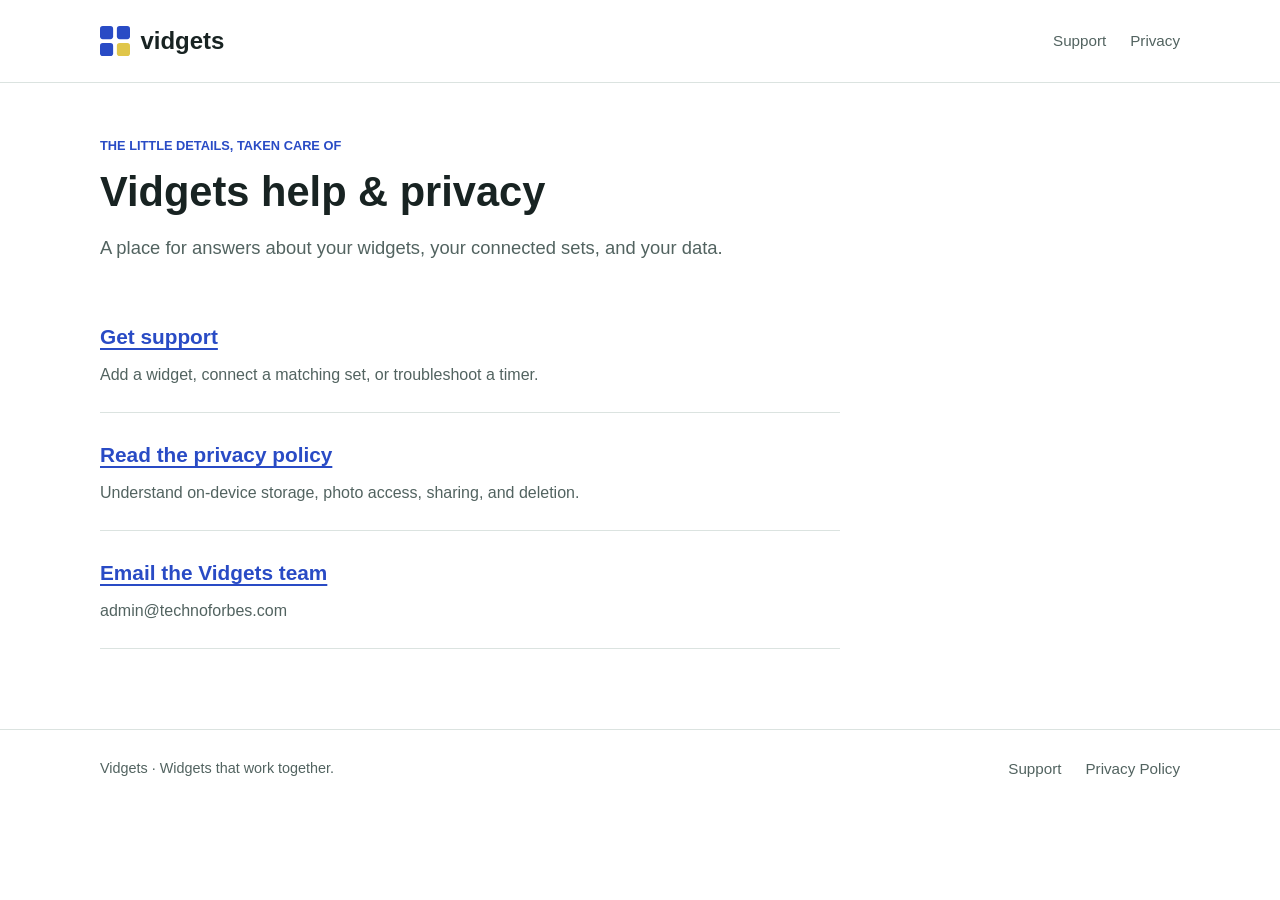
<file: index.html>
<!doctype html>
<html lang="en">
<head>
  <meta charset="utf-8">
  <meta name="viewport" content="width=device-width, initial-scale=1">
  <meta name="description" content="Official Vidgets support and privacy information. Get help with Home Screen widgets and connected sets.">
  <meta name="referrer" content="no-referrer">
  <title>Vidgets | Support &amp; Privacy</title>
  <link rel="icon" type="image/svg+xml" href="assets/mark.svg">
  <link rel="stylesheet" href="assets/styles.css">
</head>
<body>
  <a class="skip" href="#main">Skip to content</a>
  <header class="site-header"><div class="wrap header-inner">
    <a class="brand" href="index.html" aria-label="Vidgets home"><img src="assets/mark.svg" alt="" width="30" height="30">vidgets</a>
    <nav aria-label="Main navigation"><a href="support.html">Support</a><a href="privacy.html">Privacy</a></nav>
  </div></header>
  <main id="main" class="wrap">
    <p class="eyebrow">The little details, taken care of</p>
    <h1>Vidgets help &amp; privacy</h1>
    <p class="lede">A place for answers about your widgets, your connected sets, and your data.</p>
    <ul class="link-list">
      <li><a href="support.html">Get support</a><p>Add a widget, connect a matching set, or troubleshoot a timer.</p></li>
      <li><a href="privacy.html">Read the privacy policy</a><p>Understand on-device storage, photo access, sharing, and deletion.</p></li>
      <li><a href="mailto:admin@technoforbes.com?subject=Vidgets%20support">Email the Vidgets team</a><p>admin@technoforbes.com</p></li>
    </ul>
  </main>
  <footer class="site-footer"><div class="wrap footer-inner"><p>Vidgets &middot; Widgets that work together.</p><nav aria-label="Footer"><a href="support.html">Support</a><a href="privacy.html">Privacy Policy</a></nav></div></footer>
</body>
</html>
</file>
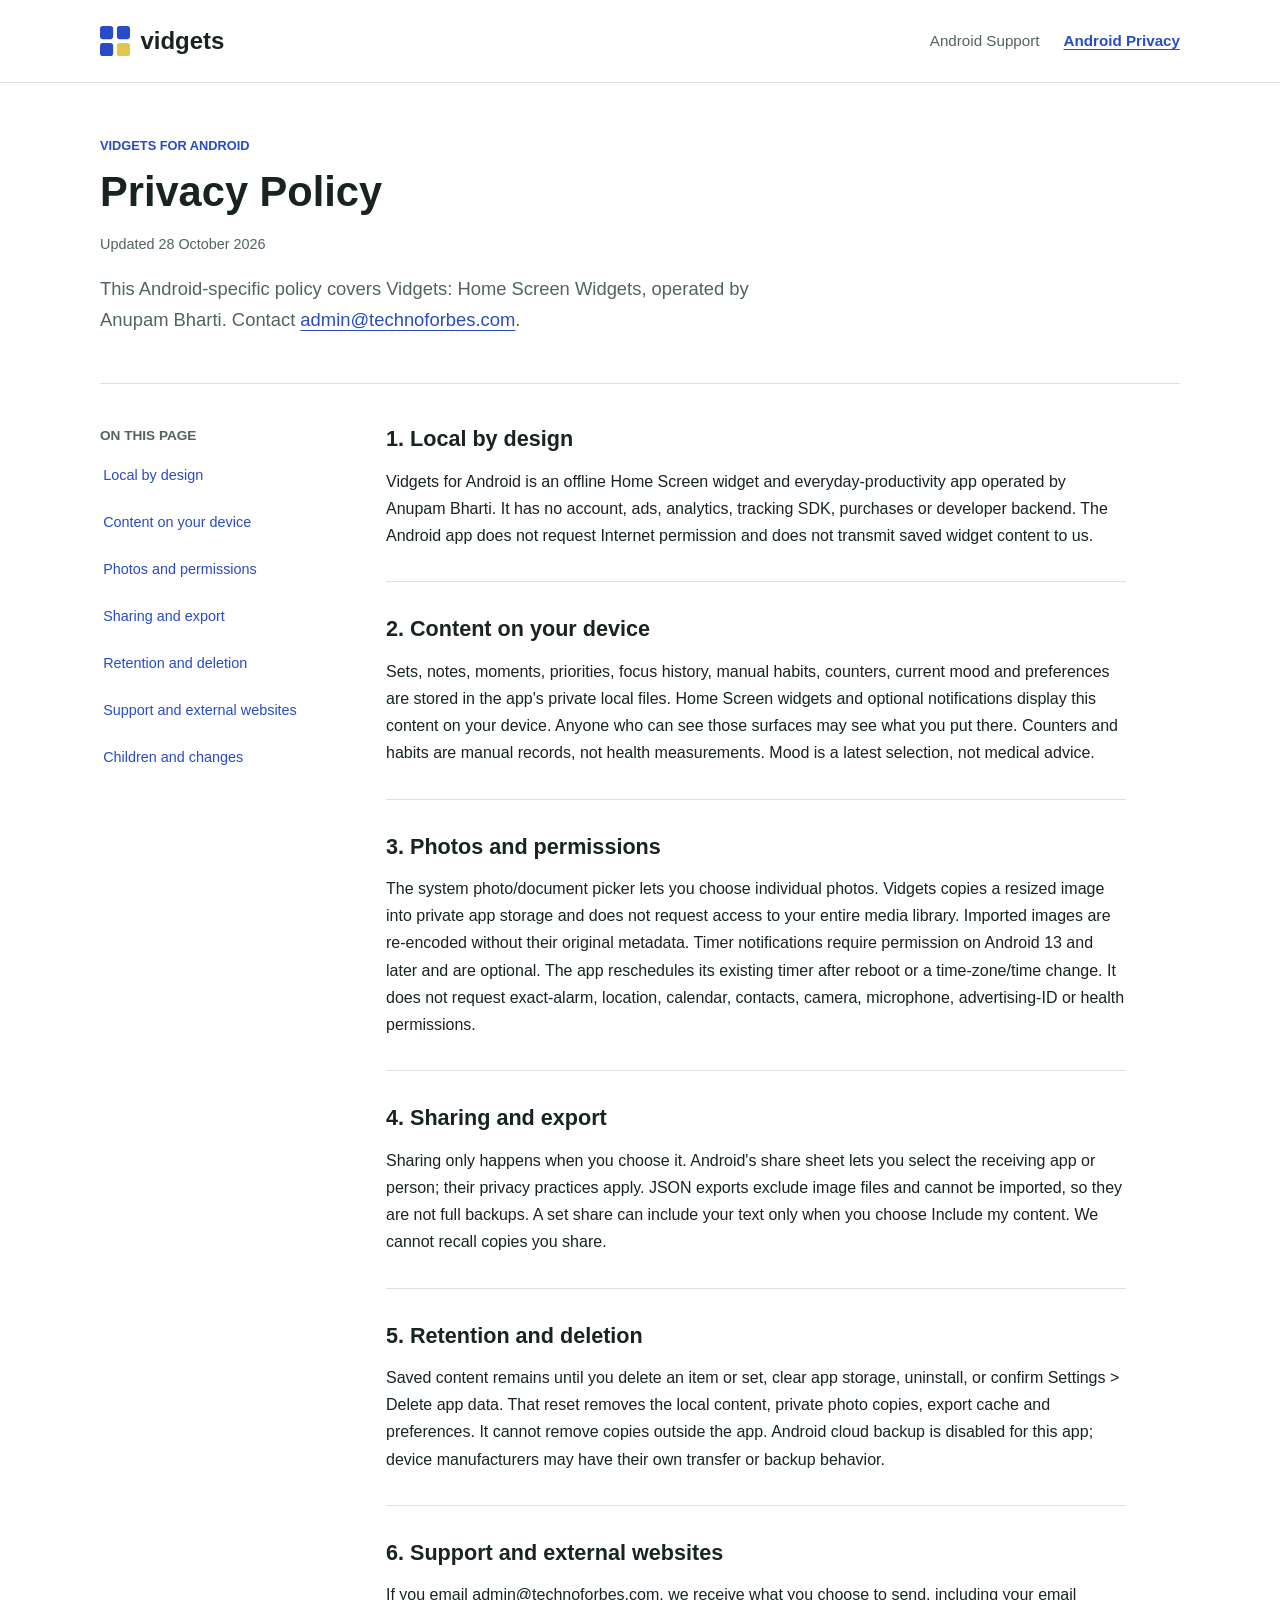
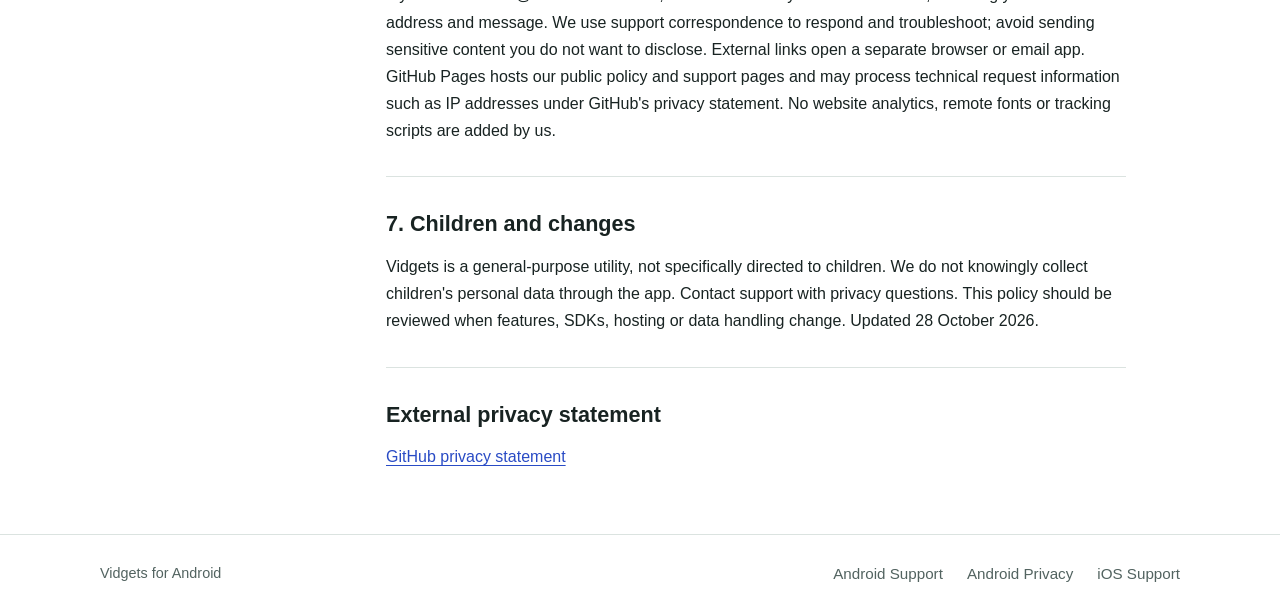
<file: android-privacy.html>
<!doctype html>
<html lang="en"><head><meta charset="utf-8"><meta name="viewport" content="width=device-width, initial-scale=1"><meta name="referrer" content="no-referrer"><meta name="description" content="Privacy Policy for Vidgets for Android. Offline Home Screen widgets, local data and optional sharing."><title>Privacy Policy | Vidgets for Android</title><link rel="icon" href="assets/mark.svg" type="image/svg+xml"><link rel="stylesheet" href="assets/styles.css"></head>
<body><a class="skip" href="#main">Skip to content</a><header class="site-header"><div class="wrap header-inner"><a class="brand" href="android-support.html"><img src="assets/mark.svg" alt="" width="30" height="30">vidgets</a><nav aria-label="Android navigation"><a href="android-support.html">Android Support</a><a href="android-privacy.html" aria-current="page">Android Privacy</a></nav></div></header><main id="main" class="wrap"><div class="page-title"><p class="eyebrow">Vidgets for Android</p><h1>Privacy Policy</h1><p class="meta">Updated 28 October 2026</p><p class="lede">This Android-specific policy covers Vidgets: Home Screen Widgets, operated by Anupam Bharti. Contact <a href="mailto:admin@technoforbes.com">admin@technoforbes.com</a>.</p></div><div class="document-grid"><aside class="contents" aria-label="On this page"><p>ON THIS PAGE</p><ol><li><a href="#section-1">Local by design</a></li><li><a href="#section-2">Content on your device</a></li><li><a href="#section-3">Photos and permissions</a></li><li><a href="#section-4">Sharing and export</a></li><li><a href="#section-5">Retention and deletion</a></li><li><a href="#section-6">Support and external websites</a></li><li><a href="#section-7">Children and changes</a></li></ol></aside><article><section id="section-1"><h2>1. Local by design</h2><p>Vidgets for Android is an offline Home Screen widget and everyday-productivity app operated by Anupam Bharti. It has no account, ads, analytics, tracking SDK, purchases or developer backend. The Android app does not request Internet permission and does not transmit saved widget content to us.</p></section><section id="section-2"><h2>2. Content on your device</h2><p>Sets, notes, moments, priorities, focus history, manual habits, counters, current mood and preferences are stored in the app&#39;s private local files. Home Screen widgets and optional notifications display this content on your device. Anyone who can see those surfaces may see what you put there. Counters and habits are manual records, not health measurements. Mood is a latest selection, not medical advice.</p></section><section id="section-3"><h2>3. Photos and permissions</h2><p>The system photo/document picker lets you choose individual photos. Vidgets copies a resized image into private app storage and does not request access to your entire media library. Imported images are re-encoded without their original metadata. Timer notifications require permission on Android 13 and later and are optional. The app reschedules its existing timer after reboot or a time-zone/time change. It does not request exact-alarm, location, calendar, contacts, camera, microphone, advertising-ID or health permissions.</p></section><section id="section-4"><h2>4. Sharing and export</h2><p>Sharing only happens when you choose it. Android&#39;s share sheet lets you select the receiving app or person; their privacy practices apply. JSON exports exclude image files and cannot be imported, so they are not full backups. A set share can include your text only when you choose Include my content. We cannot recall copies you share.</p></section><section id="section-5"><h2>5. Retention and deletion</h2><p>Saved content remains until you delete an item or set, clear app storage, uninstall, or confirm Settings &gt; Delete app data. That reset removes the local content, private photo copies, export cache and preferences. It cannot remove copies outside the app. Android cloud backup is disabled for this app; device manufacturers may have their own transfer or backup behavior.</p></section><section id="section-6"><h2>6. Support and external websites</h2><p>If you email admin@technoforbes.com, we receive what you choose to send, including your email address and message. We use support correspondence to respond and troubleshoot; avoid sending sensitive content you do not want to disclose. External links open a separate browser or email app. GitHub Pages hosts our public policy and support pages and may process technical request information such as IP addresses under GitHub&#39;s privacy statement. No website analytics, remote fonts or tracking scripts are added by us.</p></section><section id="section-7"><h2>7. Children and changes</h2><p>Vidgets is a general-purpose utility, not specifically directed to children. We do not knowingly collect children&#39;s personal data through the app. Contact support with privacy questions. This policy should be reviewed when features, SDKs, hosting or data handling change. Updated 28 October 2026.</p></section><section><h2>External privacy statement</h2><p><a href="https://docs.github.com/en/site-policy/privacy-policies/github-general-privacy-statement">GitHub privacy statement</a></p></section></article></div></main><footer class="site-footer"><div class="wrap footer-inner"><p>Vidgets for Android</p><nav aria-label="Footer"><a href="android-support.html">Android Support</a><a href="android-privacy.html">Android Privacy</a><a href="support.html">iOS Support</a></nav></div></footer></body></html>
</file>
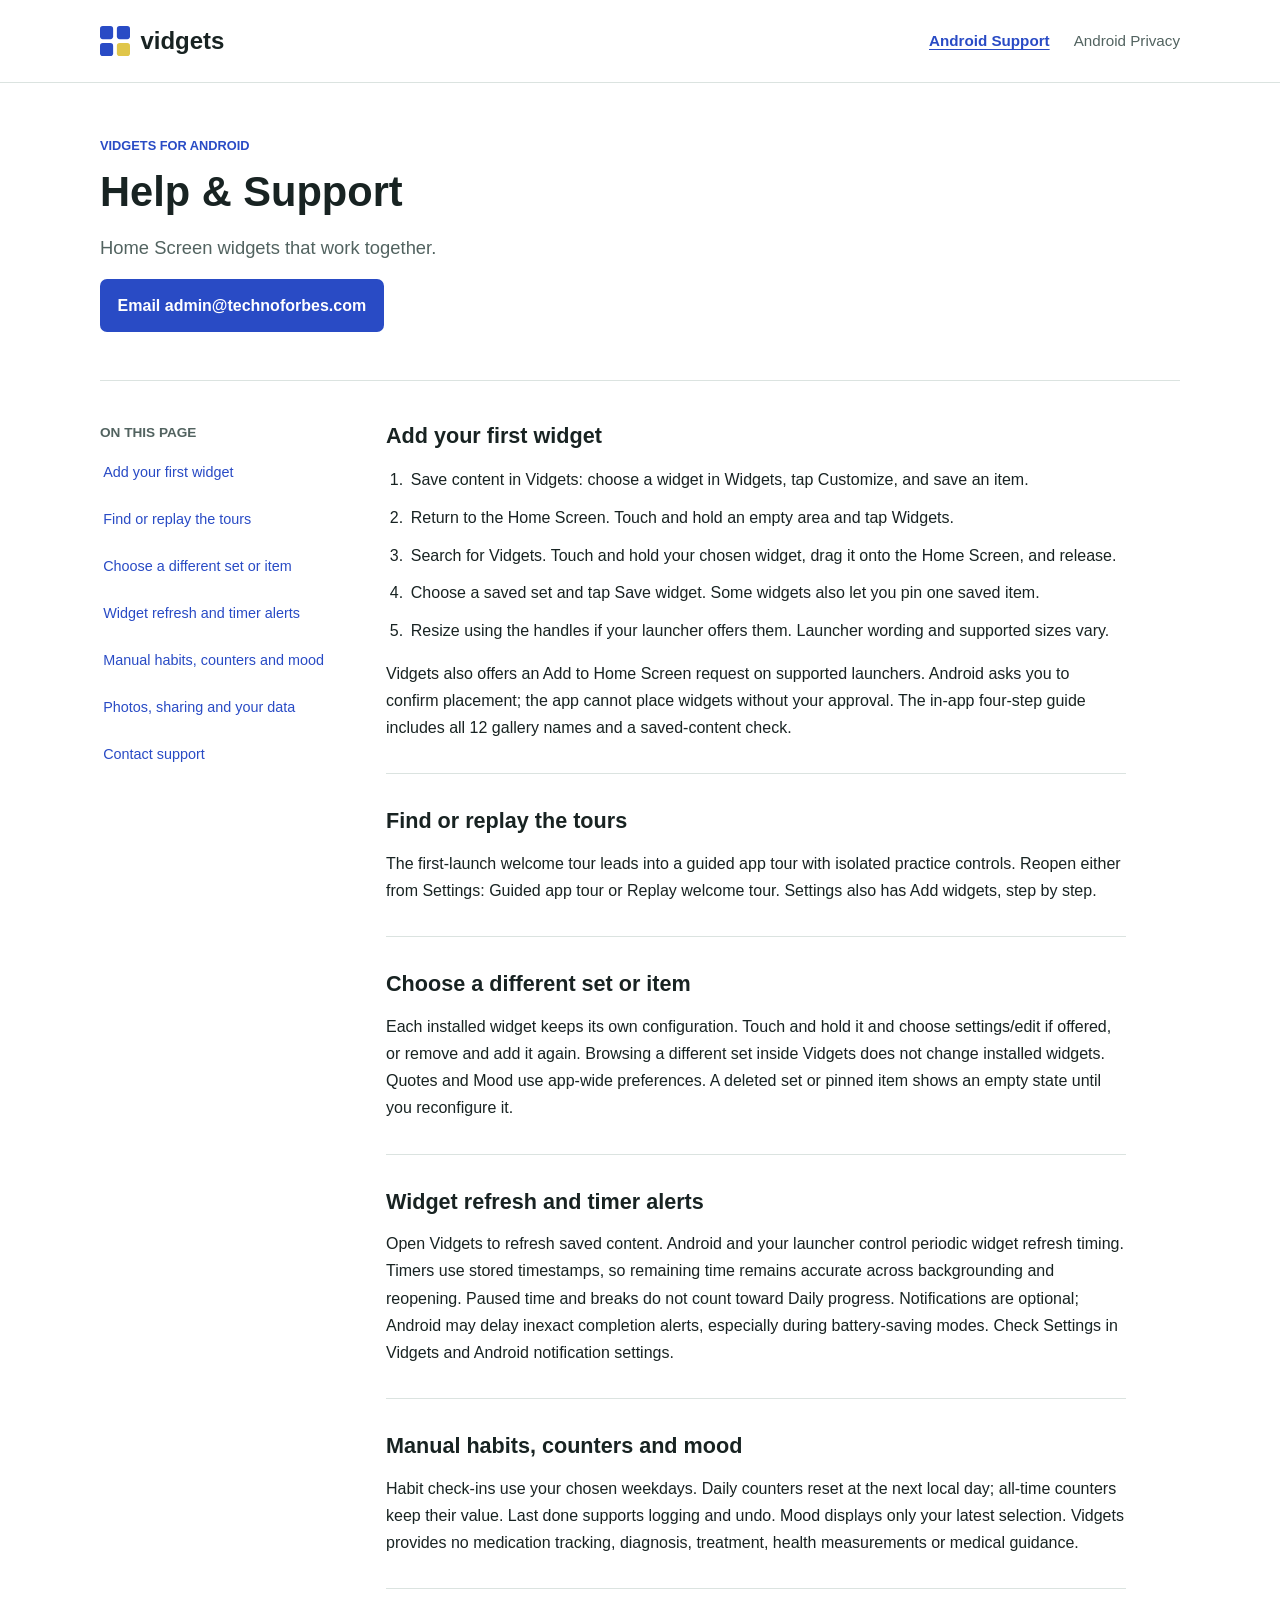
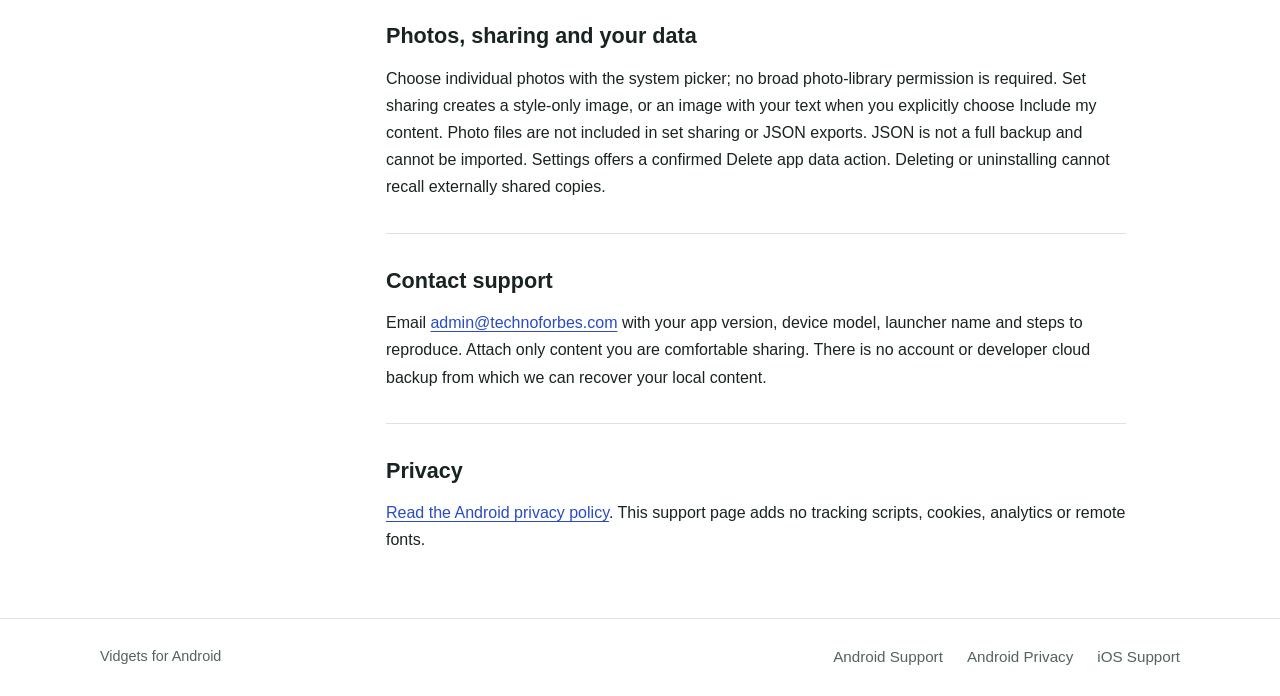
<file: android-support.html>
<!doctype html>
<html lang="en"><head><meta charset="utf-8"><meta name="viewport" content="width=device-width, initial-scale=1"><meta name="referrer" content="no-referrer"><meta name="description" content="Help &amp; Support for Vidgets for Android. Offline Home Screen widgets, local data and optional sharing."><title>Help &amp; Support | Vidgets for Android</title><link rel="icon" href="assets/mark.svg" type="image/svg+xml"><link rel="stylesheet" href="assets/styles.css"></head>
<body><a class="skip" href="#main">Skip to content</a><header class="site-header"><div class="wrap header-inner"><a class="brand" href="android-support.html"><img src="assets/mark.svg" alt="" width="30" height="30">vidgets</a><nav aria-label="Android navigation"><a href="android-support.html" aria-current="page">Android Support</a><a href="android-privacy.html">Android Privacy</a></nav></div></header><main id="main" class="wrap"><div class="page-title"><p class="eyebrow">Vidgets for Android</p><h1>Help &amp; Support</h1><p class="lede">Home Screen widgets that work together.</p><p><a class="button" href="mailto:admin@technoforbes.com?subject=Vidgets%20Android%20support">Email admin@technoforbes.com</a></p></div><div class="document-grid"><aside class="contents" aria-label="On this page"><p>ON THIS PAGE</p><ol><li><a href="#help-1">Add your first widget</a></li><li><a href="#help-2">Find or replay the tours</a></li><li><a href="#help-3">Choose a different set or item</a></li><li><a href="#help-4">Widget refresh and timer alerts</a></li><li><a href="#help-5">Manual habits, counters and mood</a></li><li><a href="#help-6">Photos, sharing and your data</a></li><li><a href="#help-7">Contact support</a></li></ol></aside><article><section id="help-1"><h2>Add your first widget</h2><ol><li>Save content in Vidgets: choose a widget in Widgets, tap Customize, and save an item.</li><li>Return to the Home Screen. Touch and hold an empty area and tap Widgets.</li><li>Search for Vidgets. Touch and hold your chosen widget, drag it onto the Home Screen, and release.</li><li>Choose a saved set and tap Save widget. Some widgets also let you pin one saved item.</li><li>Resize using the handles if your launcher offers them. Launcher wording and supported sizes vary.</li></ol><p>Vidgets also offers an Add to Home Screen request on supported launchers. Android asks you to confirm placement; the app cannot place widgets without your approval. The in-app four-step guide includes all 12 gallery names and a saved-content check.</p></section><section id="help-2"><h2>Find or replay the tours</h2><p>The first-launch welcome tour leads into a guided app tour with isolated practice controls. Reopen either from Settings: Guided app tour or Replay welcome tour. Settings also has Add widgets, step by step.</p></section><section id="help-3"><h2>Choose a different set or item</h2><p>Each installed widget keeps its own configuration. Touch and hold it and choose settings/edit if offered, or remove and add it again. Browsing a different set inside Vidgets does not change installed widgets. Quotes and Mood use app-wide preferences. A deleted set or pinned item shows an empty state until you reconfigure it.</p></section><section id="help-4"><h2>Widget refresh and timer alerts</h2><p>Open Vidgets to refresh saved content. Android and your launcher control periodic widget refresh timing. Timers use stored timestamps, so remaining time remains accurate across backgrounding and reopening. Paused time and breaks do not count toward Daily progress. Notifications are optional; Android may delay inexact completion alerts, especially during battery-saving modes. Check Settings in Vidgets and Android notification settings.</p></section><section id="help-5"><h2>Manual habits, counters and mood</h2><p>Habit check-ins use your chosen weekdays. Daily counters reset at the next local day; all-time counters keep their value. Last done supports logging and undo. Mood displays only your latest selection. Vidgets provides no medication tracking, diagnosis, treatment, health measurements or medical guidance.</p></section><section id="help-6"><h2>Photos, sharing and your data</h2><p>Choose individual photos with the system picker; no broad photo-library permission is required. Set sharing creates a style-only image, or an image with your text when you explicitly choose Include my content. Photo files are not included in set sharing or JSON exports. JSON is not a full backup and cannot be imported. Settings offers a confirmed Delete app data action. Deleting or uninstalling cannot recall externally shared copies.</p></section><section id="help-7"><h2>Contact support</h2><p>Email <a href="mailto:admin@technoforbes.com?subject=Vidgets%20Android%20support">admin@technoforbes.com</a> with your app version, device model, launcher name and steps to reproduce. Attach only content you are comfortable sharing. There is no account or developer cloud backup from which we can recover your local content.</p></section><section><h2>Privacy</h2><p><a href="android-privacy.html">Read the Android privacy policy</a>. This support page adds no tracking scripts, cookies, analytics or remote fonts.</p></section></article></div></main><footer class="site-footer"><div class="wrap footer-inner"><p>Vidgets for Android</p><nav aria-label="Footer"><a href="android-support.html">Android Support</a><a href="android-privacy.html">Android Privacy</a><a href="support.html">iOS Support</a></nav></div></footer></body></html>
</file>
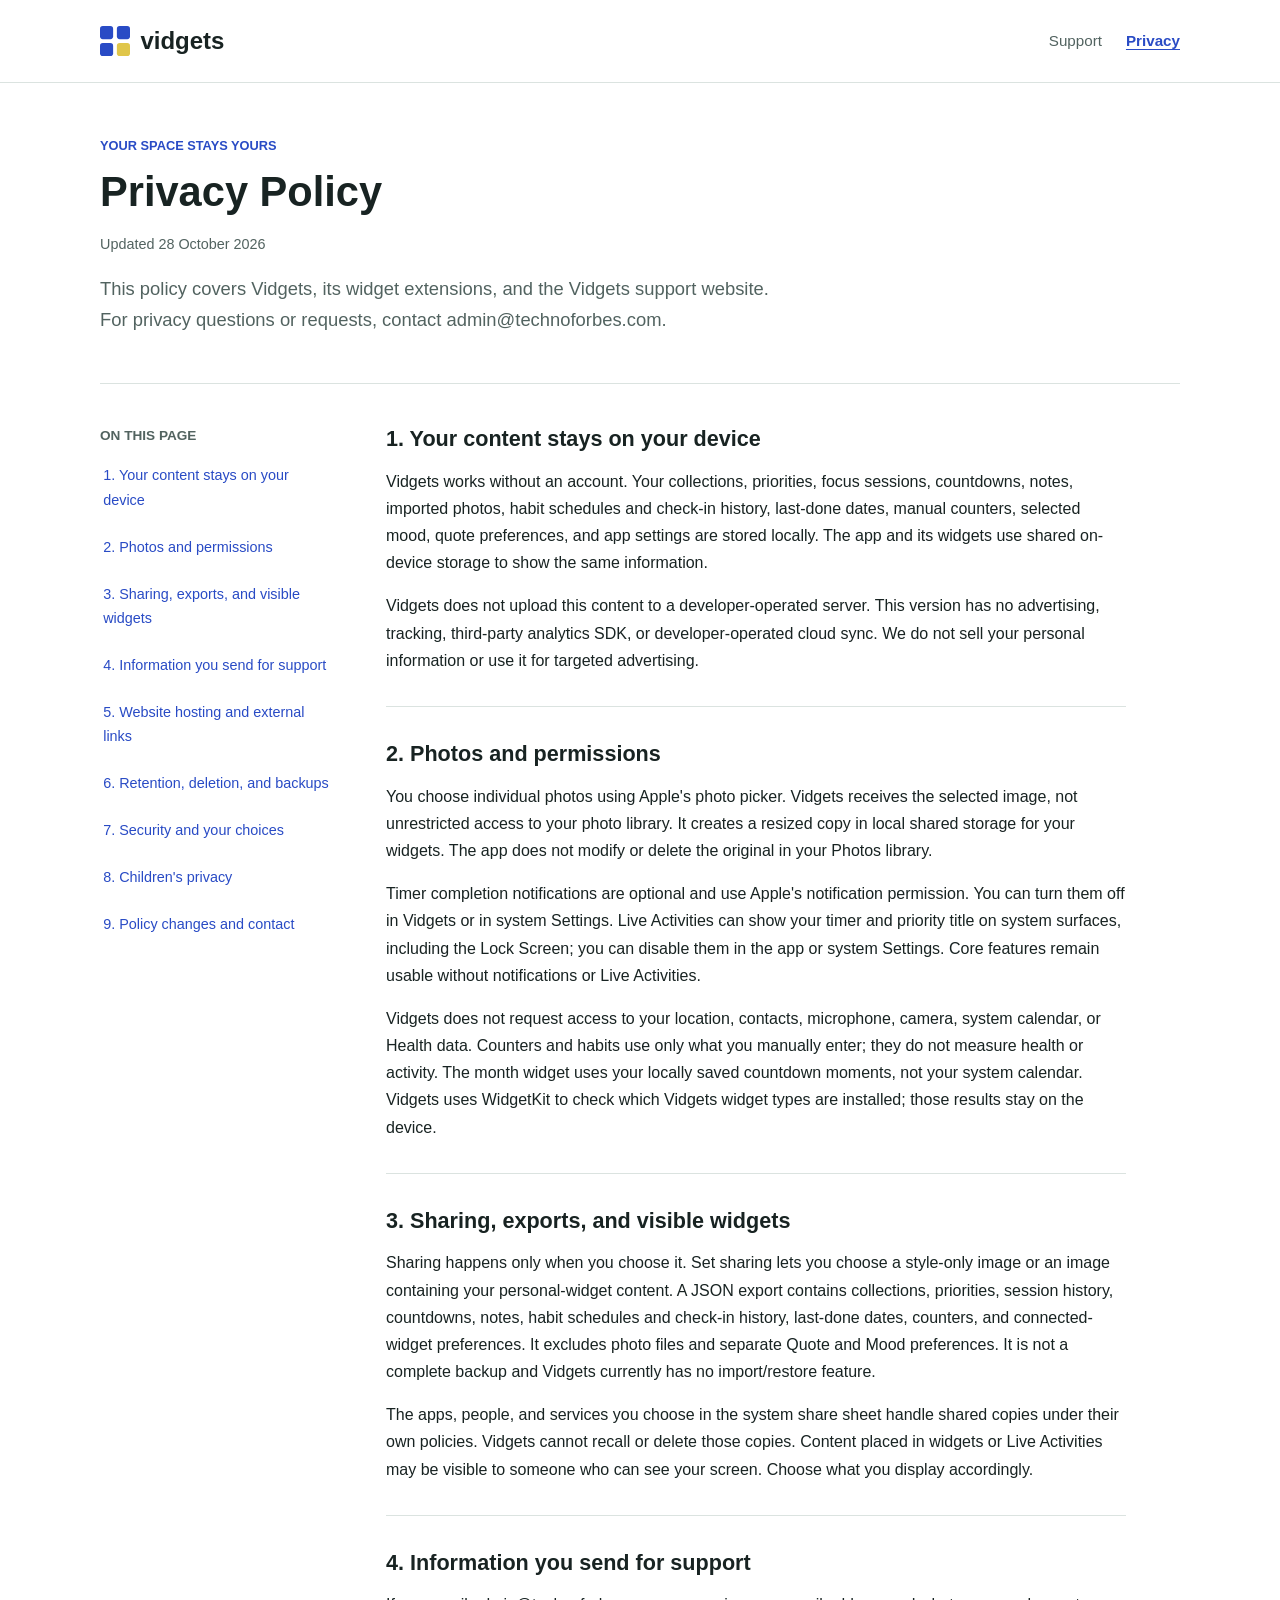
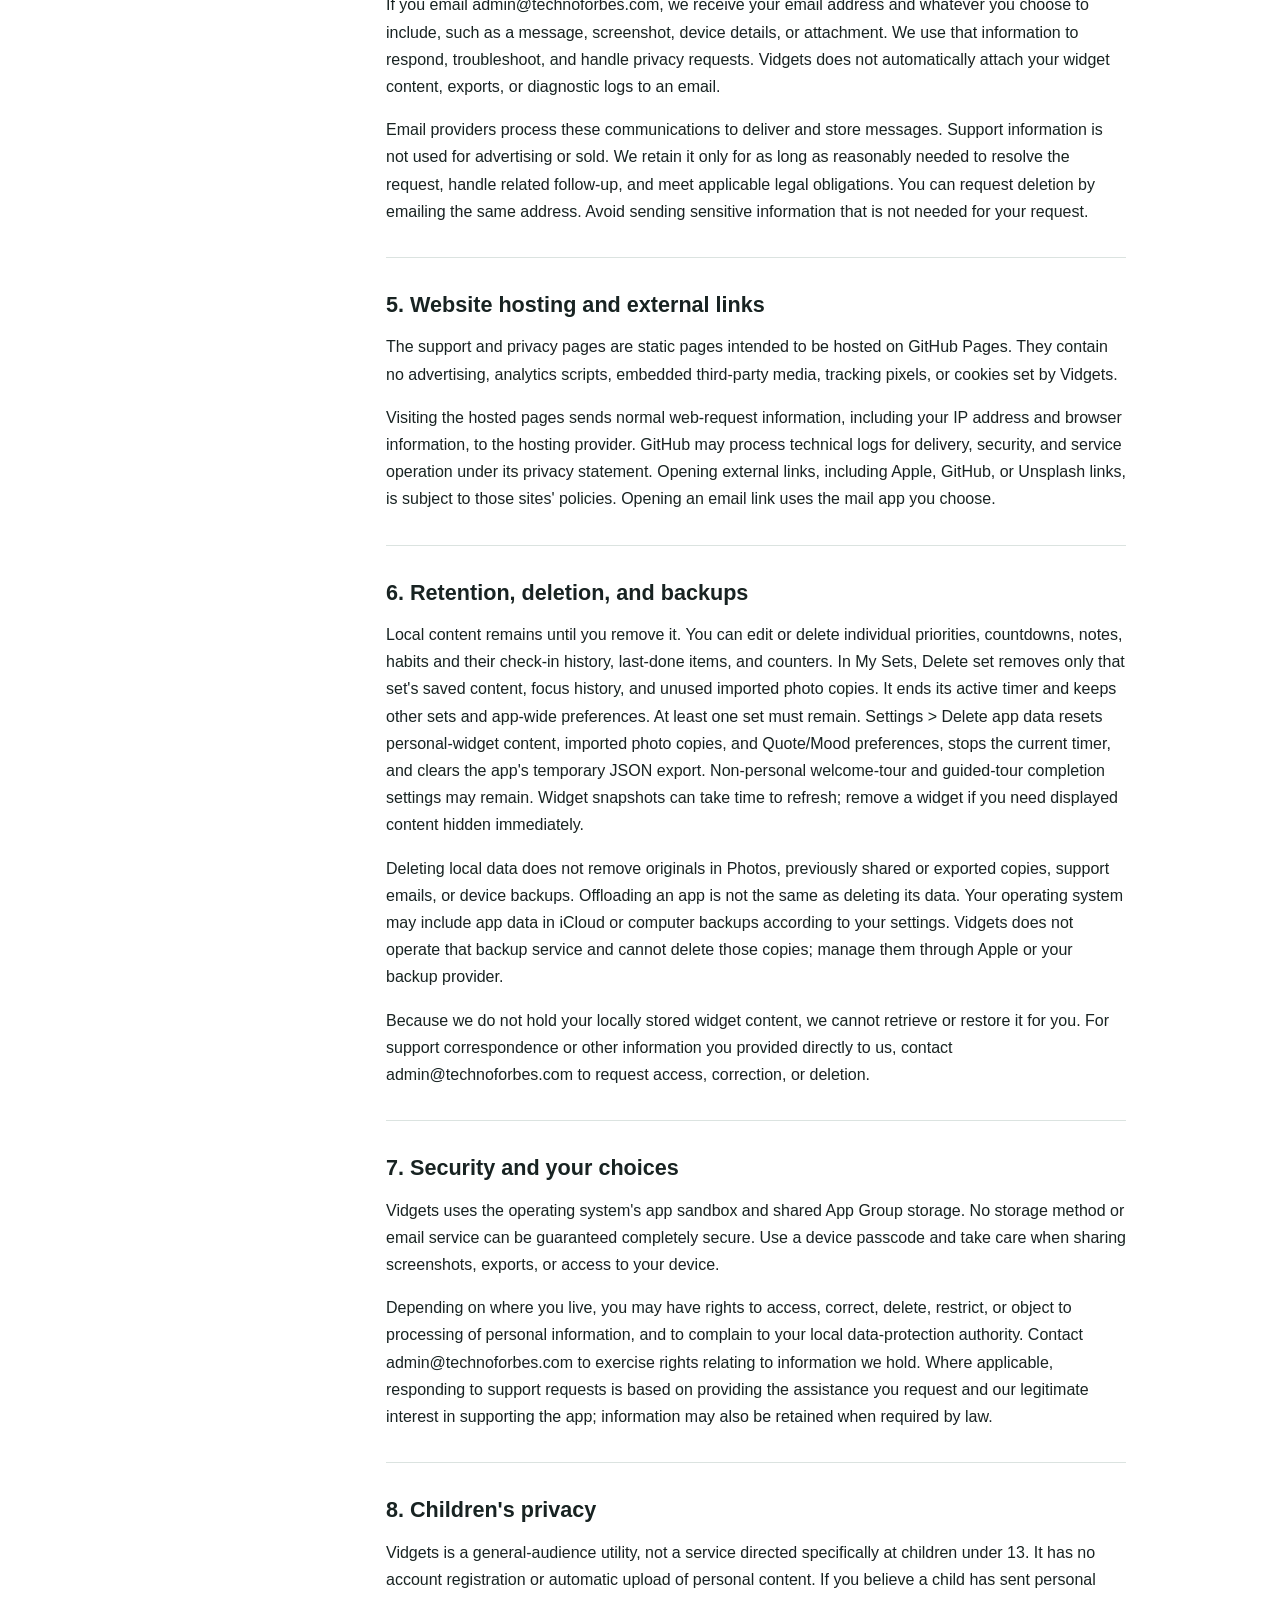
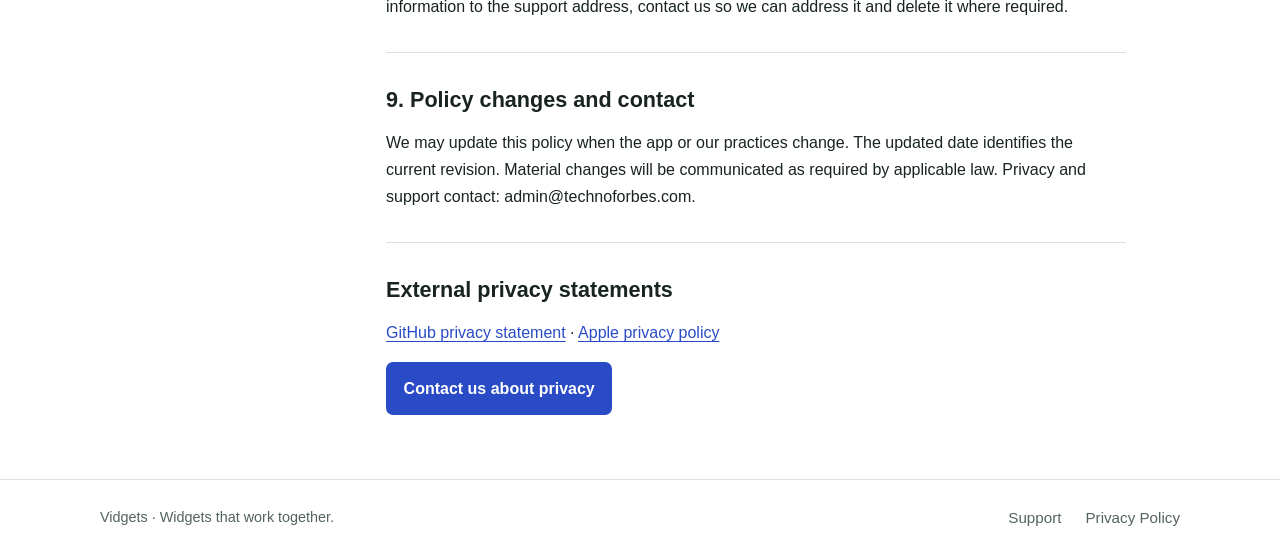
<file: privacy.html>
<!doctype html>
<html lang="en">
<head>
  <meta charset="utf-8">
  <meta name="viewport" content="width=device-width, initial-scale=1">
  <meta name="description" content="Vidgets privacy policy: on-device widget content, photo permissions, optional sharing, support email, and data deletion.">
  <meta name="referrer" content="no-referrer">
  <title>Privacy Policy | Vidgets</title>
  <link rel="icon" type="image/svg+xml" href="assets/mark.svg">
  <link rel="stylesheet" href="assets/styles.css">
</head>
<body>
  <a class="skip" href="#main">Skip to content</a>
  <header class="site-header"><div class="wrap header-inner">
    <a class="brand" href="index.html" aria-label="Vidgets home"><img src="assets/mark.svg" alt="" width="30" height="30">vidgets</a>
    <nav aria-label="Main navigation"><a href="support.html">Support</a><a href="privacy.html" aria-current="page">Privacy</a></nav>
  </div></header>
  <main id="main" class="wrap">
    <div class="page-title"><p class="eyebrow">Your space stays yours</p><h1>Privacy Policy</h1><p class="meta">Updated 28 October 2026</p><p class="lede">This policy covers Vidgets, its widget extensions, and the Vidgets support website. For privacy questions or requests, contact admin@technoforbes.com.</p></div>
    <div class="document-grid">
      <aside class="contents" aria-label="On this page"><p>ON THIS PAGE</p><ol><li><a href="#local-data">1. Your content stays on your device</a></li>
<li><a href="#photos">2. Photos and permissions</a></li>
<li><a href="#sharing">3. Sharing, exports, and visible widgets</a></li>
<li><a href="#support">4. Information you send for support</a></li>
<li><a href="#website">5. Website hosting and external links</a></li>
<li><a href="#retention">6. Retention, deletion, and backups</a></li>
<li><a href="#security">7. Security and your choices</a></li>
<li><a href="#children">8. Children&#39;s privacy</a></li>
<li><a href="#changes">9. Policy changes and contact</a></li></ol></aside>
      <article>
        <section id="local-data"><h2>1. Your content stays on your device</h2><p>Vidgets works without an account. Your collections, priorities, focus sessions, countdowns, notes, imported photos, habit schedules and check-in history, last-done dates, manual counters, selected mood, quote preferences, and app settings are stored locally. The app and its widgets use shared on-device storage to show the same information.</p>
<p>Vidgets does not upload this content to a developer-operated server. This version has no advertising, tracking, third-party analytics SDK, or developer-operated cloud sync. We do not sell your personal information or use it for targeted advertising.</p></section>
<section id="photos"><h2>2. Photos and permissions</h2><p>You choose individual photos using Apple&#39;s photo picker. Vidgets receives the selected image, not unrestricted access to your photo library. It creates a resized copy in local shared storage for your widgets. The app does not modify or delete the original in your Photos library.</p>
<p>Timer completion notifications are optional and use Apple&#39;s notification permission. You can turn them off in Vidgets or in system Settings. Live Activities can show your timer and priority title on system surfaces, including the Lock Screen; you can disable them in the app or system Settings. Core features remain usable without notifications or Live Activities.</p>
<p>Vidgets does not request access to your location, contacts, microphone, camera, system calendar, or Health data. Counters and habits use only what you manually enter; they do not measure health or activity. The month widget uses your locally saved countdown moments, not your system calendar. Vidgets uses WidgetKit to check which Vidgets widget types are installed; those results stay on the device.</p></section>
<section id="sharing"><h2>3. Sharing, exports, and visible widgets</h2><p>Sharing happens only when you choose it. Set sharing lets you choose a style-only image or an image containing your personal-widget content. A JSON export contains collections, priorities, session history, countdowns, notes, habit schedules and check-in history, last-done dates, counters, and connected-widget preferences. It excludes photo files and separate Quote and Mood preferences. It is not a complete backup and Vidgets currently has no import/restore feature.</p>
<p>The apps, people, and services you choose in the system share sheet handle shared copies under their own policies. Vidgets cannot recall or delete those copies. Content placed in widgets or Live Activities may be visible to someone who can see your screen. Choose what you display accordingly.</p></section>
<section id="support"><h2>4. Information you send for support</h2><p>If you email admin@technoforbes.com, we receive your email address and whatever you choose to include, such as a message, screenshot, device details, or attachment. We use that information to respond, troubleshoot, and handle privacy requests. Vidgets does not automatically attach your widget content, exports, or diagnostic logs to an email.</p>
<p>Email providers process these communications to deliver and store messages. Support information is not used for advertising or sold. We retain it only for as long as reasonably needed to resolve the request, handle related follow-up, and meet applicable legal obligations. You can request deletion by emailing the same address. Avoid sending sensitive information that is not needed for your request.</p></section>
<section id="website"><h2>5. Website hosting and external links</h2><p>The support and privacy pages are static pages intended to be hosted on GitHub Pages. They contain no advertising, analytics scripts, embedded third-party media, tracking pixels, or cookies set by Vidgets.</p>
<p>Visiting the hosted pages sends normal web-request information, including your IP address and browser information, to the hosting provider. GitHub may process technical logs for delivery, security, and service operation under its privacy statement. Opening external links, including Apple, GitHub, or Unsplash links, is subject to those sites&#39; policies. Opening an email link uses the mail app you choose.</p></section>
<section id="retention"><h2>6. Retention, deletion, and backups</h2><p>Local content remains until you remove it. You can edit or delete individual priorities, countdowns, notes, habits and their check-in history, last-done items, and counters. In My Sets, Delete set removes only that set&#39;s saved content, focus history, and unused imported photo copies. It ends its active timer and keeps other sets and app-wide preferences. At least one set must remain. Settings &gt; Delete app data resets personal-widget content, imported photo copies, and Quote/Mood preferences, stops the current timer, and clears the app&#39;s temporary JSON export. Non-personal welcome-tour and guided-tour completion settings may remain. Widget snapshots can take time to refresh; remove a widget if you need displayed content hidden immediately.</p>
<p>Deleting local data does not remove originals in Photos, previously shared or exported copies, support emails, or device backups. Offloading an app is not the same as deleting its data. Your operating system may include app data in iCloud or computer backups according to your settings. Vidgets does not operate that backup service and cannot delete those copies; manage them through Apple or your backup provider.</p>
<p>Because we do not hold your locally stored widget content, we cannot retrieve or restore it for you. For support correspondence or other information you provided directly to us, contact admin@technoforbes.com to request access, correction, or deletion.</p></section>
<section id="security"><h2>7. Security and your choices</h2><p>Vidgets uses the operating system&#39;s app sandbox and shared App Group storage. No storage method or email service can be guaranteed completely secure. Use a device passcode and take care when sharing screenshots, exports, or access to your device.</p>
<p>Depending on where you live, you may have rights to access, correct, delete, restrict, or object to processing of personal information, and to complain to your local data-protection authority. Contact admin@technoforbes.com to exercise rights relating to information we hold. Where applicable, responding to support requests is based on providing the assistance you request and our legitimate interest in supporting the app; information may also be retained when required by law.</p></section>
<section id="children"><h2>8. Children&#39;s privacy</h2><p>Vidgets is a general-audience utility, not a service directed specifically at children under 13. It has no account registration or automatic upload of personal content. If you believe a child has sent personal information to the support address, contact us so we can address it and delete it where required.</p></section>
<section id="changes"><h2>9. Policy changes and contact</h2><p>We may update this policy when the app or our practices change. The updated date identifies the current revision. Material changes will be communicated as required by applicable law. Privacy and support contact: admin@technoforbes.com.</p></section>
        <section id="external-policies"><h2>External privacy statements</h2><p><a href="https://docs.github.com/en/site-policy/privacy-policies/github-general-privacy-statement">GitHub privacy statement</a> &middot; <a href="https://www.apple.com/legal/privacy/">Apple privacy policy</a></p><p><a class="button" href="mailto:admin@technoforbes.com?subject=Vidgets%20privacy%20request">Contact us about privacy</a></p></section>
      </article>
    </div>
  </main>
  <footer class="site-footer"><div class="wrap footer-inner"><p>Vidgets &middot; Widgets that work together.</p><nav aria-label="Footer"><a href="support.html">Support</a><a href="privacy.html">Privacy Policy</a></nav></div></footer>
</body>
</html>
</file>
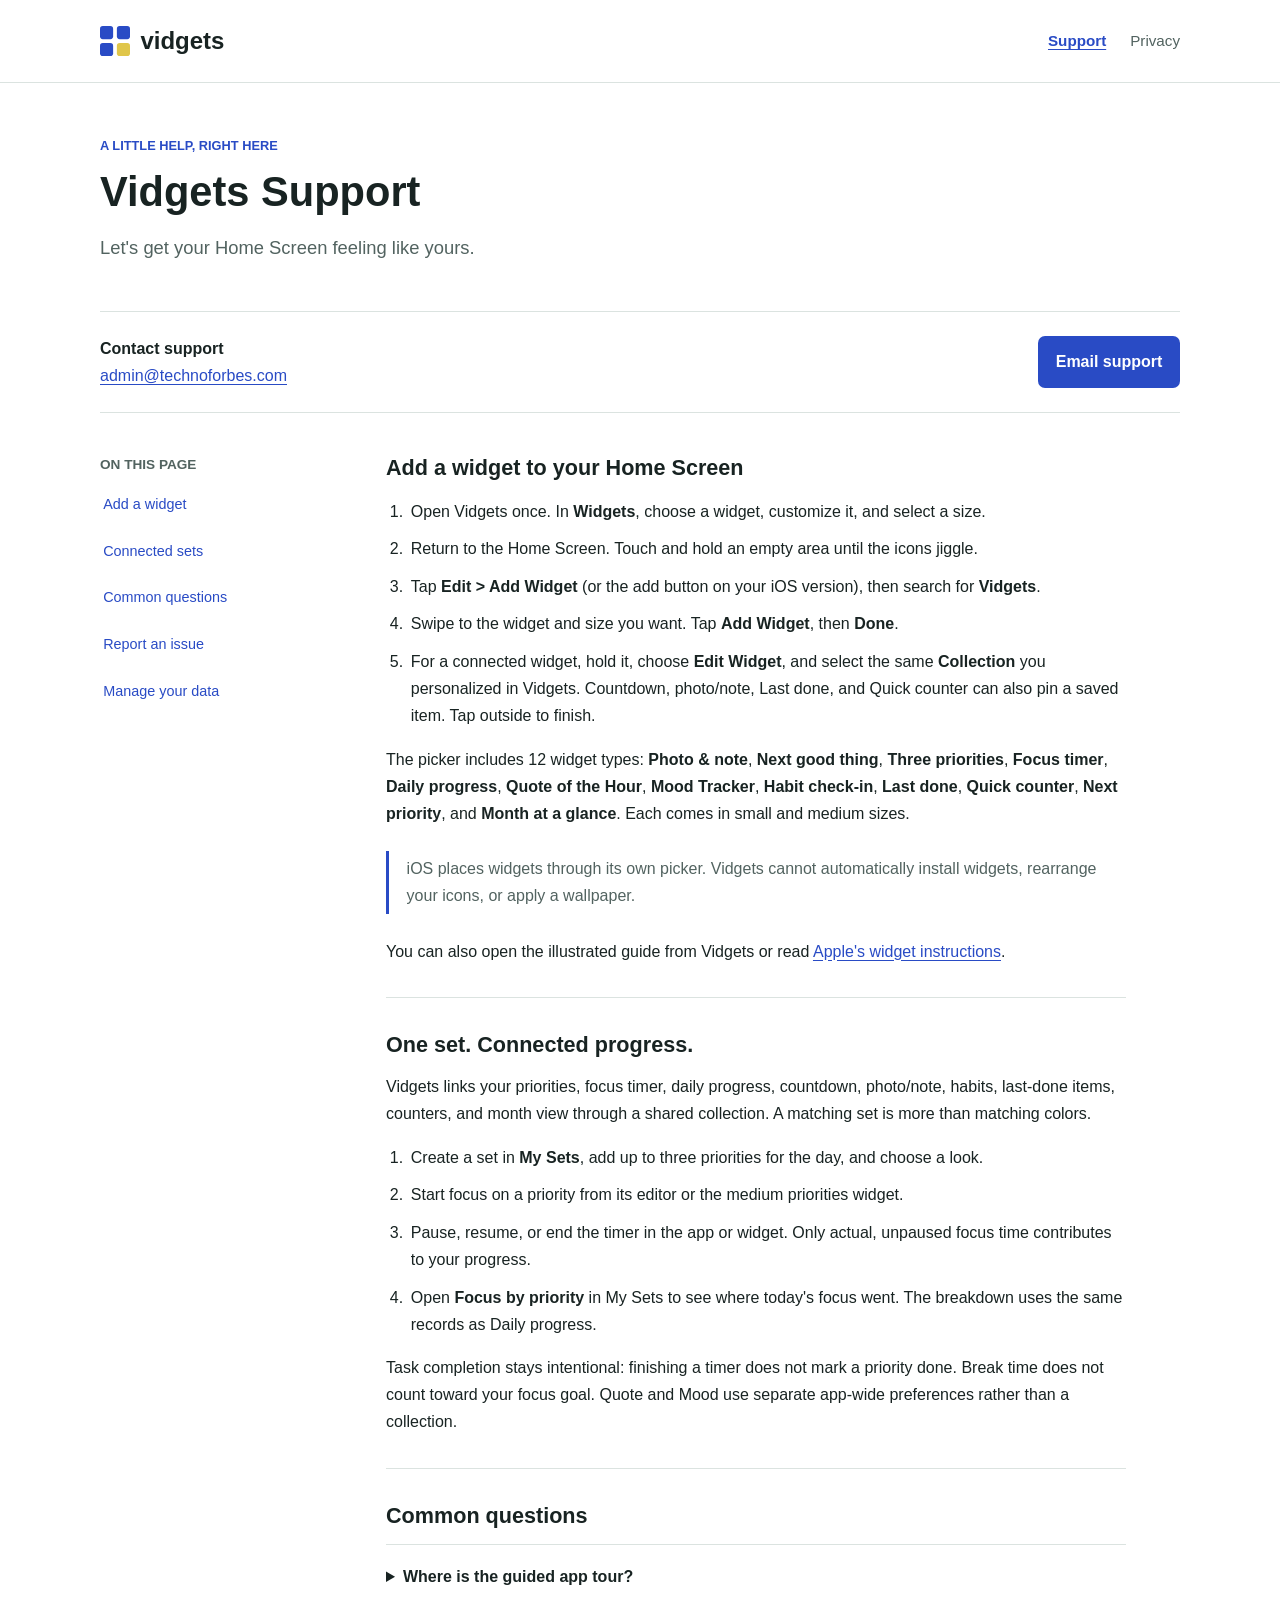
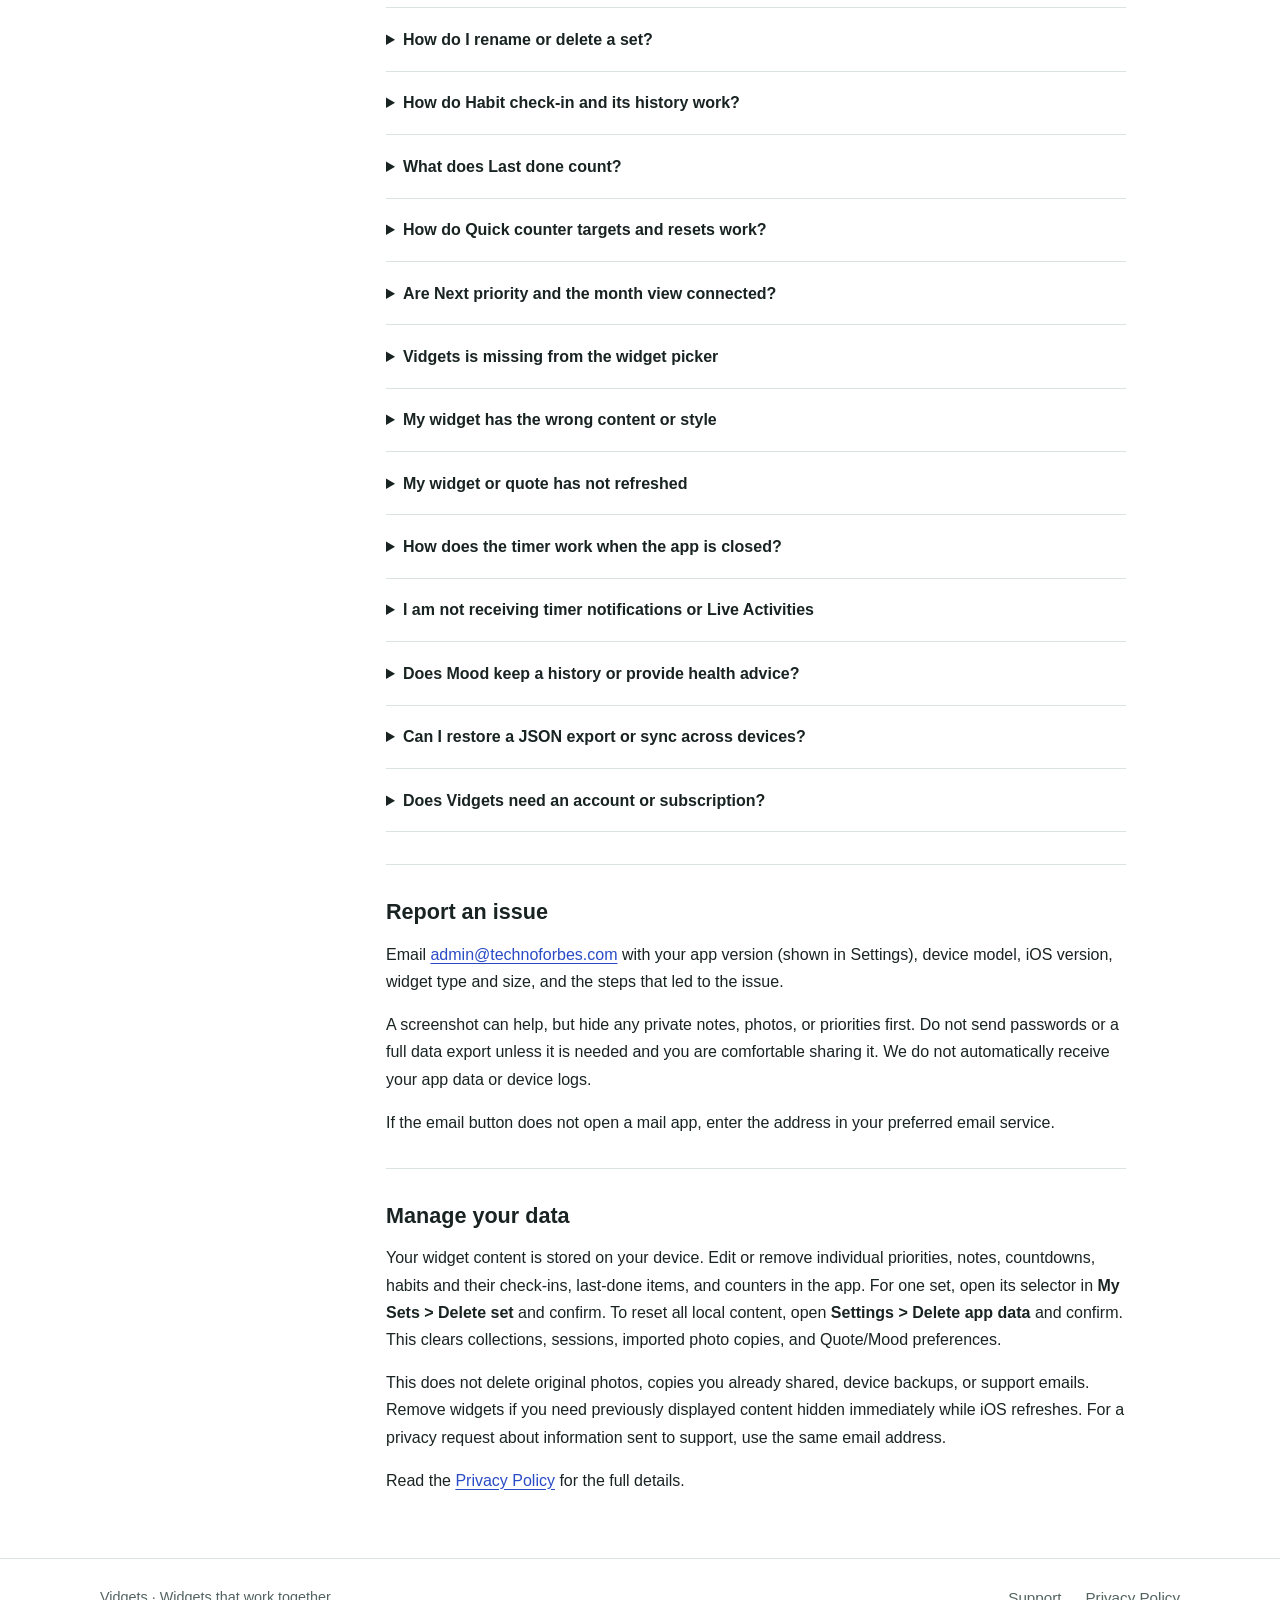
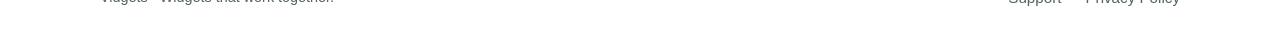
<file: support.html>
<!doctype html>
<html lang="en">
<head>
  <meta charset="utf-8">
  <meta name="viewport" content="width=device-width, initial-scale=1">
  <meta name="description" content="Contact Vidgets support at admin@technoforbes.com. Learn how to add widgets, configure collections, and manage your data.">
  <meta name="referrer" content="no-referrer">
  <title>Support | Vidgets</title>
  <link rel="icon" type="image/svg+xml" href="assets/mark.svg">
  <link rel="stylesheet" href="assets/styles.css">
</head>
<body>
  <a class="skip" href="#main">Skip to content</a>
  <header class="site-header"><div class="wrap header-inner">
    <a class="brand" href="index.html" aria-label="Vidgets home"><img src="assets/mark.svg" alt="" width="30" height="30">vidgets</a>
    <nav aria-label="Main navigation"><a href="support.html" aria-current="page">Support</a><a href="privacy.html">Privacy</a></nav>
  </div></header>
  <main id="main" class="wrap">
    <div class="page-title"><p class="eyebrow">A little help, right here</p><h1>Vidgets Support</h1><p class="lede">Let's get your Home Screen feeling like yours.</p></div>
    <div class="contact-strip"><div><strong>Contact support</strong><p><a href="mailto:admin@technoforbes.com?subject=Vidgets%20support">admin@technoforbes.com</a></p></div><a class="button" href="mailto:admin@technoforbes.com?subject=Vidgets%20support">Email support</a></div>
    <div class="document-grid">
      <aside class="contents" aria-label="On this page"><p>ON THIS PAGE</p><ol>
        <li><a href="#add">Add a widget</a></li><li><a href="#connected">Connected sets</a></li><li><a href="#questions">Common questions</a></li><li><a href="#contact">Report an issue</a></li><li><a href="#data">Manage your data</a></li>
      </ol></aside>
      <article>
        <section id="add"><h2>Add a widget to your Home Screen</h2>
          <ol>
            <li>Open Vidgets once. In <strong>Widgets</strong>, choose a widget, customize it, and select a size.</li>
            <li>Return to the Home Screen. Touch and hold an empty area until the icons jiggle.</li>
            <li>Tap <strong>Edit &gt; Add Widget</strong> (or the add button on your iOS version), then search for <strong>Vidgets</strong>.</li>
            <li>Swipe to the widget and size you want. Tap <strong>Add Widget</strong>, then <strong>Done</strong>.</li>
            <li>For a connected widget, hold it, choose <strong>Edit Widget</strong>, and select the same <strong>Collection</strong> you personalized in Vidgets. Countdown, photo/note, Last done, and Quick counter can also pin a saved item. Tap outside to finish.</li>
          </ol>
          <p>The picker includes 12 widget types: <strong>Photo &amp; note</strong>, <strong>Next good thing</strong>, <strong>Three priorities</strong>, <strong>Focus timer</strong>, <strong>Daily progress</strong>, <strong>Quote of the Hour</strong>, <strong>Mood Tracker</strong>, <strong>Habit check-in</strong>, <strong>Last done</strong>, <strong>Quick counter</strong>, <strong>Next priority</strong>, and <strong>Month at a glance</strong>. Each comes in small and medium sizes.</p>
          <div class="note"><p>iOS places widgets through its own picker. Vidgets cannot automatically install widgets, rearrange your icons, or apply a wallpaper.</p></div>
          <p>You can also open the illustrated guide from Vidgets or read <a href="https://support.apple.com/en-us/118610">Apple's widget instructions</a>.</p>
        </section>
        <section id="connected"><h2>One set. Connected progress.</h2>
          <p>Vidgets links your priorities, focus timer, daily progress, countdown, photo/note, habits, last-done items, counters, and month view through a shared collection. A matching set is more than matching colors.</p>
          <ol>
            <li>Create a set in <strong>My Sets</strong>, add up to three priorities for the day, and choose a look.</li>
            <li>Start focus on a priority from its editor or the medium priorities widget.</li>
            <li>Pause, resume, or end the timer in the app or widget. Only actual, unpaused focus time contributes to your progress.</li>
            <li>Open <strong>Focus by priority</strong> in My Sets to see where today's focus went. The breakdown uses the same records as Daily progress.</li>
          </ol>
          <p>Task completion stays intentional: finishing a timer does not mark a priority done. Break time does not count toward your focus goal. Quote and Mood use separate app-wide preferences rather than a collection.</p>
        </section>
        <section id="questions"><h2>Common questions</h2>
          <details><summary>Where is the guided app tour?</summary><p>On first launch, finish the welcome screens to start the guided app tour. Both flows can be skipped. Replay it anytime from Settings &gt; Guided app tour, or use the widget library's tour button until you finish it. The optional five-step tour lets you preview widgets, try a theme, practice a sample check-off, and open the real Home Screen setup guide. Practice does not add sample records or change your saved set. The separate five-page welcome tour can also be replayed from Settings.</p></details>
          <details id="manage-sets"><summary>How do I rename or delete a set?</summary><p>In My Sets, open the selector showing your current set's name. Choose Edit set to rename it or change its theme without losing content. Choose Delete set and confirm to remove only that set's saved content, check-in history, focus history, and unused imported photo copies. Its active timer ends; other sets and app-wide preferences are kept. At least one set must remain. Edit any Home Screen widgets using the deleted set to choose another collection.</p></details>
          <details><summary>How do Habit check-in and its history work?</summary><p>Customize Habit check-in, add habits, and choose their weekdays. Check off habits in the app or widget. Today's completed habits stay visible; the widget shows up to three scheduled habits in saved order. Create separate sets for morning and evening routines. Open Vidgets for the last seven days of check-ins. Each new local day starts unchecked without erasing previous check-ins.</p></details>
          <details><summary>What does Last done count?</summary><p>It counts local calendar days since the date you saved, not 24-hour periods. Tap Did it to log an item now. Undo restores the previous date after an accidental tap. Hold a widget and choose Edit Widget &gt; Pinned item to select one item from its collection.</p></details>
          <details><summary>How do Quick counter targets and resets work?</summary><p>Counters are manual, not Health measurements. Plus and minus change a count; your personal target does not cap it. Daily counters start at zero each local day, while all-time counters keep their value. Open a counter's editor to reset or delete it. Use Edit Widget &gt; Pinned counter to select one counter from its collection.</p></details>
          <details><summary>Are Next priority and the month view connected?</summary><p>Next priority shows the first unfinished item from today's Three priorities in the same set. Done reveals the next item; undo completion in Vidgets. The medium widget can start an attached focus session too. Month at a glance marks your locally saved countdown moments and does not read your system calendar.</p></details>
          <details><summary>Vidgets is missing from the widget picker</summary><p>Open the installed app once, return to the Home Screen, and search again. Allow a moment for iOS to list the widgets. If it is still missing, contact support with your device and iOS version. Vidgets currently requires iOS 18.2 or later.</p></details>
          <details><summary>My widget has the wrong content or style</summary><p>Hold the widget, tap Edit Widget, and check its Collection. Browsing another set in the app does not change an already configured widget. Check any pinned item too. Quote and Mood use their own preferences in Vidgets Settings.</p></details>
          <details><summary>My widget or quote has not refreshed</summary><p>Open Vidgets to confirm the saved content and collection. iOS controls widget refresh timing and may delay updates. Quotes are scheduled to rotate hourly, not guaranteed to switch at an exact second. If necessary, remove and re-add the widget.</p></details>
          <details><summary>How does the timer work when the app is closed?</summary><p>The timer uses saved timestamps, not a continuously running background process. Reopening reconciles elapsed time. Pause and break intervals do not count as focus. Only one timer can run across all collections. Changing your device clock can affect a running timer.</p></details>
          <details><summary>I am not receiving timer notifications or Live Activities</summary><p>Check both Vidgets Settings and your device's notification or Live Activity permissions. Focus modes and other system settings can affect presentation. Timers still work without these features. A finished Live Activity may remain until iOS updates it or you reopen Vidgets.</p></details>
          <details><summary>Does Mood keep a history or provide health advice?</summary><p>No. It displays your most recently selected mood until you change it. It does not keep a daily mood journal, read Health data, or provide medical advice.</p></details>
          <details><summary>Can I restore a JSON export or sync across devices?</summary><p>Not in this version. JSON exports omit image files and separate Quote/Mood preferences. There is no in-app import or developer-operated cloud sync. Device backups are handled separately by your operating system.</p></details>
          <details><summary>Does Vidgets need an account or subscription?</summary><p>This version has no account, in-app purchases, subscription, or paywall. The features included in the app are available without signing in.</p></details>
        </section>
        <section id="contact"><h2>Report an issue</h2>
          <p>Email <a href="mailto:admin@technoforbes.com?subject=Vidgets%20support">admin@technoforbes.com</a> with your app version (shown in Settings), device model, iOS version, widget type and size, and the steps that led to the issue.</p>
          <p>A screenshot can help, but hide any private notes, photos, or priorities first. Do not send passwords or a full data export unless it is needed and you are comfortable sharing it. We do not automatically receive your app data or device logs.</p>
          <p>If the email button does not open a mail app, enter the address in your preferred email service.</p>
        </section>
        <section id="data"><h2>Manage your data</h2>
          <p>Your widget content is stored on your device. Edit or remove individual priorities, notes, countdowns, habits and their check-ins, last-done items, and counters in the app. For one set, open its selector in <strong>My Sets &gt; Delete set</strong> and confirm. To reset all local content, open <strong>Settings &gt; Delete app data</strong> and confirm. This clears collections, sessions, imported photo copies, and Quote/Mood preferences.</p>
          <p>This does not delete original photos, copies you already shared, device backups, or support emails. Remove widgets if you need previously displayed content hidden immediately while iOS refreshes. For a privacy request about information sent to support, use the same email address.</p>
          <p>Read the <a href="privacy.html">Privacy Policy</a> for the full details.</p>
        </section>
      </article>
    </div>
  </main>
  <footer class="site-footer"><div class="wrap footer-inner"><p>Vidgets &middot; Widgets that work together.</p><nav aria-label="Footer"><a href="support.html">Support</a><a href="privacy.html">Privacy Policy</a></nav></div></footer>
</body>
</html>
</file>
<file: assets/styles.css>
:root {
  color-scheme: light dark;
  --paper: #ffffff;
  --ink: #182322;
  --muted: #526360;
  --line: #dbe3e0;
  --soft: #f3f7f5;
  --accent: #294bc5;
  --highlight: #f2ebaf;
}
* { box-sizing: border-box; }
html { scroll-padding-top: 2rem; }
body { margin: 0; background: var(--paper); color: var(--ink); font: 1rem/1.7 -apple-system, BlinkMacSystemFont, "Segoe UI", sans-serif; letter-spacing: 0; overflow-wrap: anywhere; }
a { color: var(--accent); text-underline-offset: .2em; overflow-wrap: anywhere; }
a:hover { text-decoration-thickness: 2px; }
a:focus-visible, summary:focus-visible { outline: 3px solid var(--accent); outline-offset: 5px; border-radius: 3px; }
.skip { position: absolute; top: -5rem; left: 1rem; padding: .6rem 1rem; background: var(--paper); z-index: 5; }
.skip:focus { top: .5rem; }
.wrap { width: min(100% - 3rem, 1080px); margin-inline: auto; }
.site-header { border-bottom: 1px solid var(--line); }
.header-inner { display: flex; justify-content: space-between; align-items: center; gap: 1.5rem; padding-block: 1.3rem; }
.brand { display: inline-flex; align-items: center; gap: .65rem; color: var(--ink); text-decoration: none; font-weight: 800; font-size: 1.5rem; }
.brand img { width: 30px; height: 30px; }
nav { display: flex; gap: 1.5rem; flex-wrap: wrap; }
nav a { font-size: .95rem; text-decoration: none; color: var(--muted); }
nav a[aria-current="page"] { color: var(--accent); text-decoration: underline; font-weight: 650; }
main { padding-block: 3.2rem 4rem; min-height: 65vh; }
.eyebrow { margin: 0 0 .75rem; font-size: .8rem; font-weight: 750; color: var(--accent); text-transform: uppercase; }
h1 { font-size: 2.6rem; line-height: 1.15; margin: 0 0 1rem; font-weight: 760; }
h2 { font-size: 1.35rem; line-height: 1.35; margin: 0 0 .9rem; }
h3 { font-size: 1.05rem; line-height: 1.4; margin: 0 0 .65rem; }
p { margin: 0 0 1rem; }
.lede { font-size: 1.15rem; max-width: 680px; color: var(--muted); }
.meta { color: var(--muted); font-size: .9rem; }
.page-title { padding-bottom: 2rem; border-bottom: 1px solid var(--line); }
.document-grid { display: grid; grid-template-columns: minmax(180px, 230px) minmax(0, 1fr); gap: 3.5rem; padding-top: 2.5rem; }
.contents { align-self: start; position: sticky; top: 2rem; }
.contents p { font-size: .85rem; font-weight: 750; color: var(--muted); }
.contents ol { list-style: none; margin: 0; padding: 0; display: grid; gap: .75rem; font-size: .9rem; }
.contents a { text-decoration: none; }
article { min-width: 0; max-width: 740px; }
article section + section { border-top: 1px solid var(--line); padding-top: 2rem; margin-top: 2rem; }
article p:last-child { margin-bottom: 0; }
ul, ol { padding-left: 1.35rem; }
li { padding-left: .2rem; margin-bottom: .65rem; }
.contact-strip { padding: 1.4rem 0; border-bottom: 1px solid var(--line); display: flex; gap: 2rem; justify-content: space-between; align-items: center; }
.contact-strip p { margin: 0; }
.button { display: inline-flex; align-items: center; justify-content: center; padding: .8rem 1.1rem; min-height: 48px; border-radius: 7px; background: var(--accent); color: white; text-decoration: none; font-weight: 650; text-align: center; }
.note { border-left: 3px solid var(--accent); padding: .25rem 0 .25rem 1.1rem; margin-block: 1.5rem; }
.note p { color: var(--muted); }
details { border-bottom: 1px solid var(--line); padding: 1.1rem 0; }
details:first-of-type { border-top: 1px solid var(--line); }
summary { cursor: pointer; font-weight: 650; padding-right: .5rem; }
details p { padding-top: .8rem; }
.link-list { list-style: none; padding: 0; margin-top: 2rem; max-width: 740px; }
.link-list li { border-bottom: 1px solid var(--line); padding: 1.5rem 0; margin: 0; }
.link-list a { font-size: 1.3rem; font-weight: 700; }
.link-list p { margin: .4rem 0 0; color: var(--muted); }
.tag { display: inline-block; background: var(--highlight); color: #343b16; padding: .15rem .6rem; border-radius: 4px; font-size: .8rem; font-weight: 600; margin-bottom: 1.5rem; }
.site-footer { border-top: 1px solid var(--line); padding-block: 1.6rem; }
.footer-inner { display: flex; justify-content: space-between; gap: 1rem 2rem; flex-wrap: wrap; color: var(--muted); font-size: .9rem; }
.footer-inner p { margin: 0; }
@media (max-width: 700px) {
  .wrap { width: min(100% - 2rem, 1080px); }
  .header-inner { gap: .75rem; align-items: flex-start; flex-wrap: wrap; }
  nav { gap: 1rem; }
  main { padding-block: 2rem 3rem; }
  h1 { font-size: 2.15rem; }
  .document-grid { grid-template-columns: minmax(0, 1fr); gap: 2rem; }
  .contents { position: static; padding-bottom: 1.5rem; border-bottom: 1px solid var(--line); }
  .contents ol { grid-template-columns: repeat(2, minmax(0, 1fr)); gap: .6rem 1rem; }
  .contact-strip { flex-direction: column; align-items: flex-start; gap: 1rem; }
}
@media (prefers-color-scheme: dark) {
  :root { --paper: #111716; --ink: #f0f5f2; --muted: #afbeb7; --line: #33423d; --soft: #1a2420; --accent: #a7baff; --highlight: #e7dc87; }
  .button { color: #12203e; }
}
@media print {
  .site-header, .site-footer, .contents, .skip, .button { display: none; }
  :root { --paper: white; --ink: black; --muted: #333; --line: #ccc; --accent: #222; }
  .wrap { width: 100%; }
  main { padding: 0; }
  .document-grid { display: block; padding-top: 1rem; }
  article { max-width: none; }
  details { break-inside: avoid; }
}
</file>
